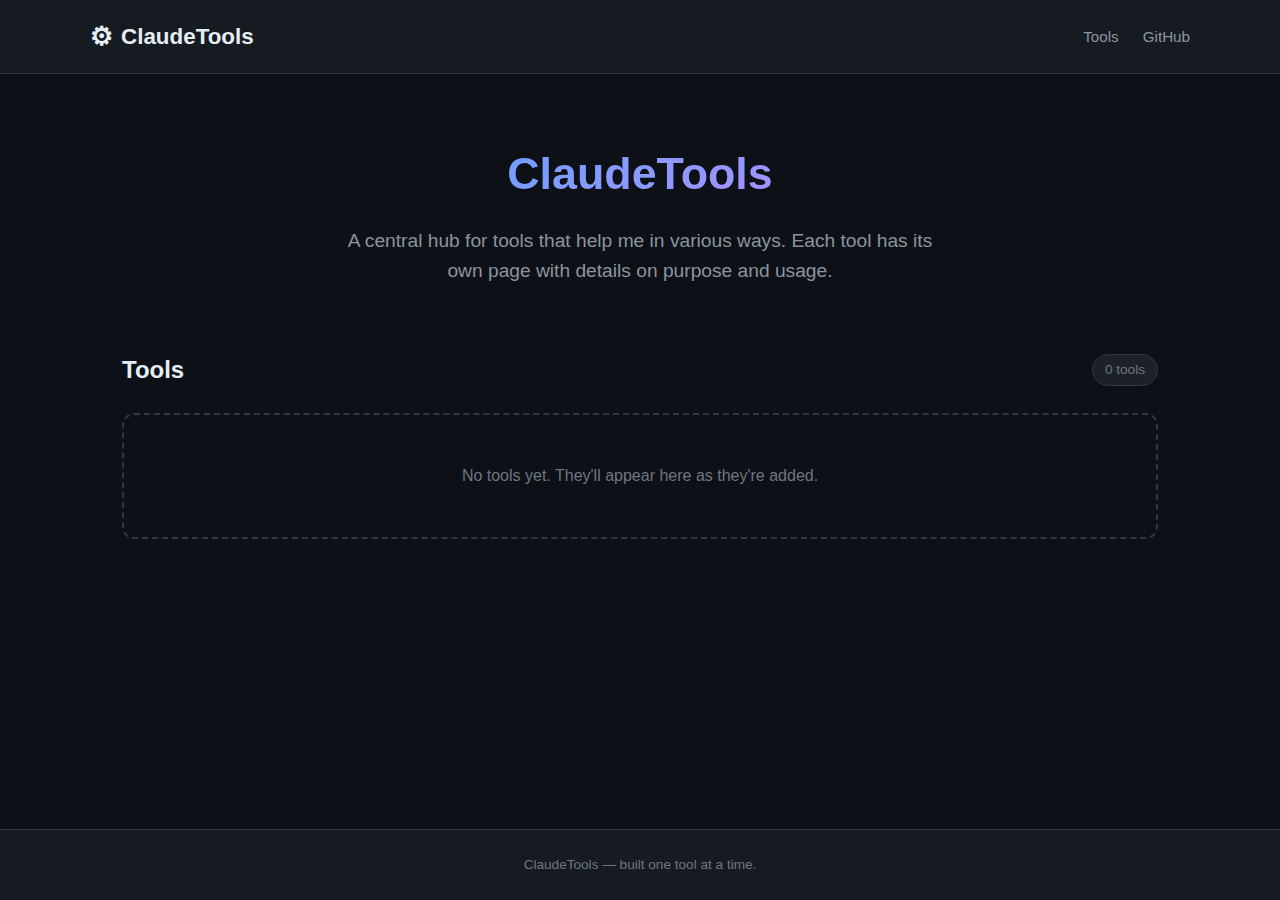
<file: index.html>
<!DOCTYPE html>
<html lang="en">
<head>
  <meta charset="UTF-8">
  <meta name="viewport" content="width=device-width, initial-scale=1.0">
  <title>ClaudeTools</title>
  <meta name="description" content="A collection of useful tools built to help with various tasks.">
  <link rel="stylesheet" href="css/style.css">
</head>
<body>

  <header class="site-header">
    <div class="header-inner">
      <a href="./" class="site-logo">
        <span class="logo-icon">&#9881;</span>
        ClaudeTools
      </a>
      <nav>
        <ul class="nav-links">
          <li><a href="#tools">Tools</a></li>
          <li><a href="https://github.com/imakefun/ClaudeTools">GitHub</a></li>
        </ul>
      </nav>
    </div>
  </header>

  <section class="hero">
    <h1>ClaudeTools</h1>
    <p>A central hub for tools that help me in various ways. Each tool has its own page with details on purpose and usage.</p>
  </section>

  <main class="tools-section" id="tools">
    <div class="section-header">
      <h2>Tools</h2>
      <span class="tool-count">0 tools</span>
    </div>

    <div class="tools-grid">
      <!--
        Add new tool cards here. Template:

        <a href="tools/TOOL_NAME/" class="tool-card">
          <div class="tool-card-header">
            <div class="tool-icon blue">ICON</div>
            <h3>Tool Name</h3>
          </div>
          <p>Short description of what the tool does.</p>
          <div class="tool-card-footer">
            <span class="tool-tag utility">category</span>
            <span class="tool-link">View details <span class="arrow">&rarr;</span></span>
          </div>
        </a>
      -->
    </div>

    <div class="empty-state">
      <p>No tools yet. They'll appear here as they're added.</p>
    </div>
  </main>

  <footer class="site-footer">
    <p>ClaudeTools &mdash; built one tool at a time.</p>
  </footer>

</body>
</html>
</file>
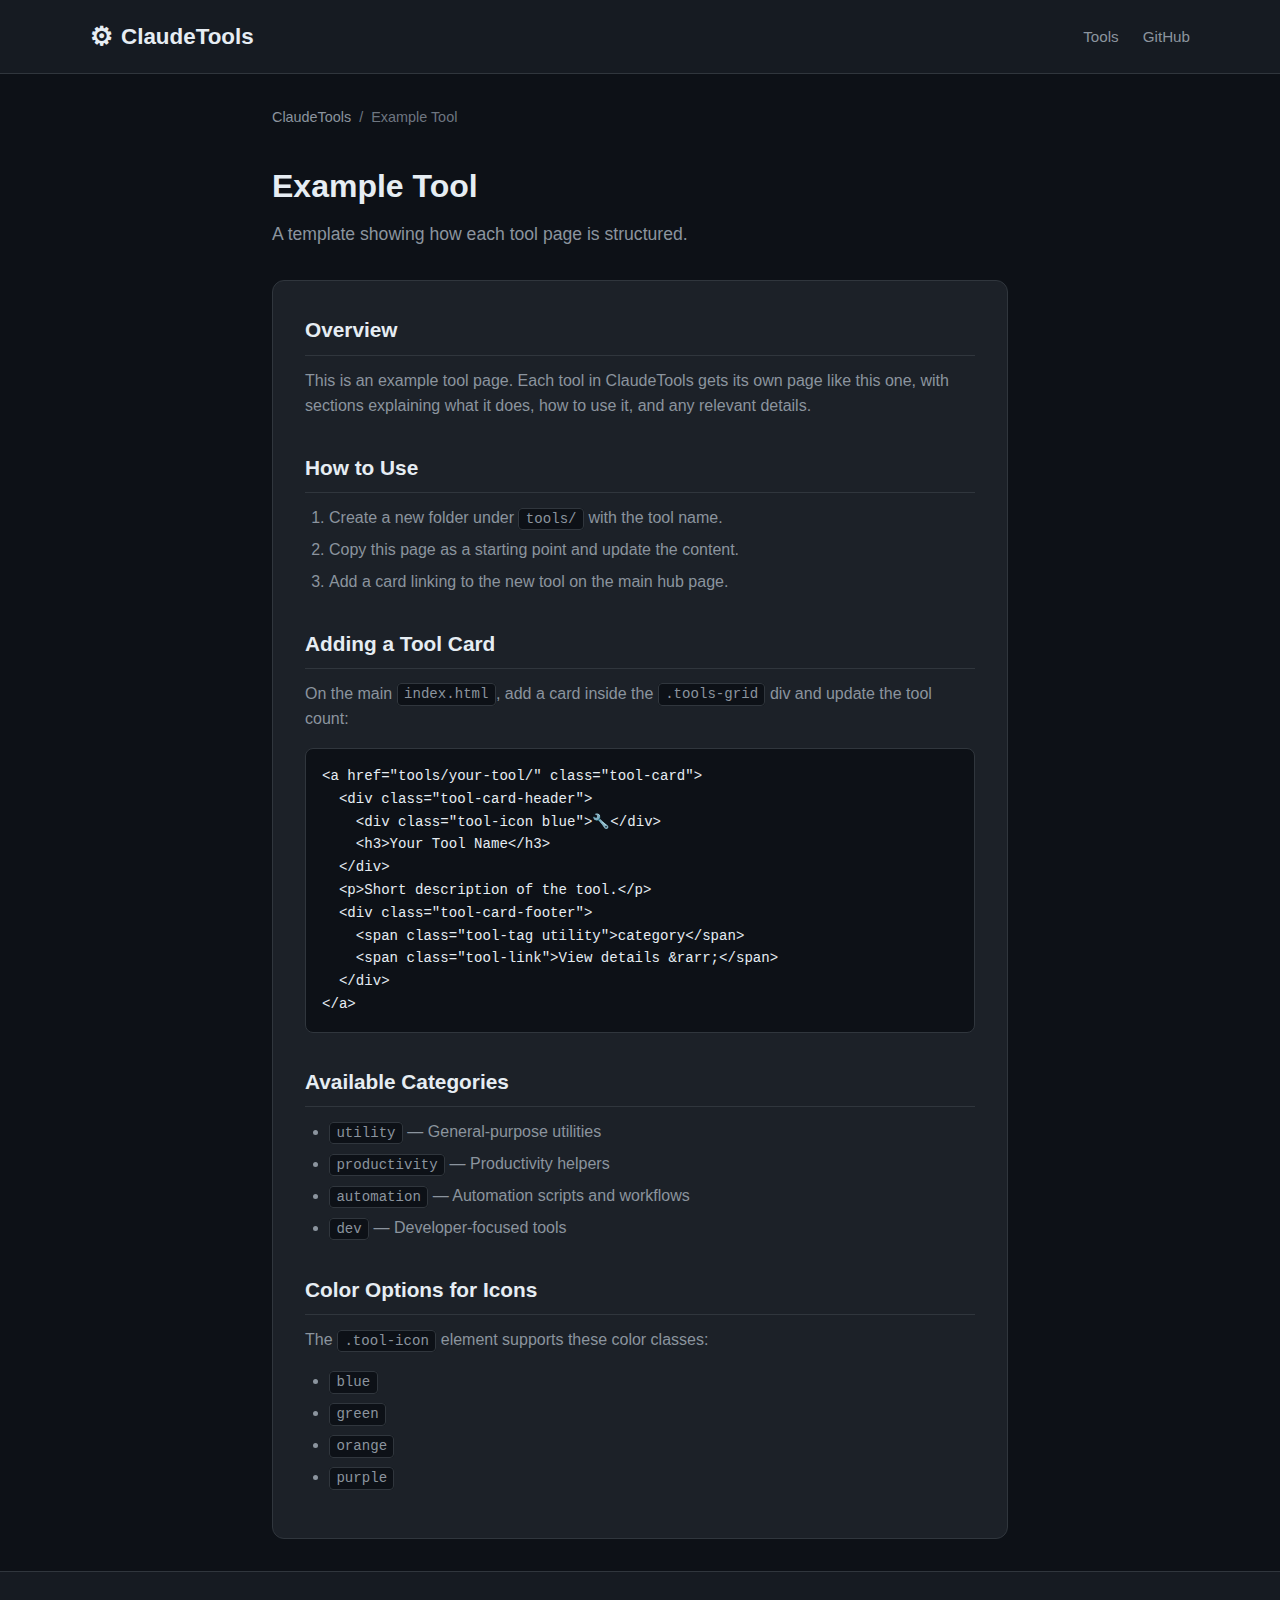
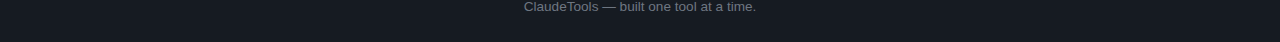
<file: tools/example/index.html>
<!DOCTYPE html>
<html lang="en">
<head>
  <meta charset="UTF-8">
  <meta name="viewport" content="width=device-width, initial-scale=1.0">
  <title>Example Tool - ClaudeTools</title>
  <meta name="description" content="An example tool page showing the template structure for ClaudeTools.">
  <link rel="stylesheet" href="../../css/style.css">
</head>
<body>

  <header class="site-header">
    <div class="header-inner">
      <a href="../../" class="site-logo">
        <span class="logo-icon">&#9881;</span>
        ClaudeTools
      </a>
      <nav>
        <ul class="nav-links">
          <li><a href="../../#tools">Tools</a></li>
          <li><a href="https://github.com/imakefun/ClaudeTools">GitHub</a></li>
        </ul>
      </nav>
    </div>
  </header>

  <main class="tool-page">
    <div class="breadcrumb">
      <a href="../../">ClaudeTools</a>
      <span class="separator">/</span>
      <span>Example Tool</span>
    </div>

    <div class="tool-detail-header">
      <h1>Example Tool</h1>
      <p class="subtitle">A template showing how each tool page is structured.</p>
    </div>

    <div class="tool-detail-content">
      <h2>Overview</h2>
      <p>
        This is an example tool page. Each tool in ClaudeTools gets its own page
        like this one, with sections explaining what it does, how to use it, and
        any relevant details.
      </p>

      <h2>How to Use</h2>
      <ol>
        <li>Create a new folder under <code>tools/</code> with the tool name.</li>
        <li>Copy this page as a starting point and update the content.</li>
        <li>Add a card linking to the new tool on the main hub page.</li>
      </ol>

      <h2>Adding a Tool Card</h2>
      <p>On the main <code>index.html</code>, add a card inside the <code>.tools-grid</code> div and update the tool count:</p>
      <pre><code>&lt;a href="tools/your-tool/" class="tool-card"&gt;
  &lt;div class="tool-card-header"&gt;
    &lt;div class="tool-icon blue"&gt;&#x1F527;&lt;/div&gt;
    &lt;h3&gt;Your Tool Name&lt;/h3&gt;
  &lt;/div&gt;
  &lt;p&gt;Short description of the tool.&lt;/p&gt;
  &lt;div class="tool-card-footer"&gt;
    &lt;span class="tool-tag utility"&gt;category&lt;/span&gt;
    &lt;span class="tool-link"&gt;View details &amp;rarr;&lt;/span&gt;
  &lt;/div&gt;
&lt;/a&gt;</code></pre>

      <h2>Available Categories</h2>
      <ul>
        <li><code>utility</code> &mdash; General-purpose utilities</li>
        <li><code>productivity</code> &mdash; Productivity helpers</li>
        <li><code>automation</code> &mdash; Automation scripts and workflows</li>
        <li><code>dev</code> &mdash; Developer-focused tools</li>
      </ul>

      <h2>Color Options for Icons</h2>
      <p>The <code>.tool-icon</code> element supports these color classes:</p>
      <ul>
        <li><code>blue</code></li>
        <li><code>green</code></li>
        <li><code>orange</code></li>
        <li><code>purple</code></li>
      </ul>
    </div>
  </main>

  <footer class="site-footer">
    <p>ClaudeTools &mdash; built one tool at a time.</p>
  </footer>

</body>
</html>
</file>
<file: css/style.css>
/* ===== Reset & Base ===== */
*,
*::before,
*::after {
  margin: 0;
  padding: 0;
  box-sizing: border-box;
}

:root {
  --bg-primary: #0d1117;
  --bg-secondary: #161b22;
  --bg-card: #1c2128;
  --bg-card-hover: #22272e;
  --border: #30363d;
  --text-primary: #e6edf3;
  --text-secondary: #8b949e;
  --text-muted: #6e7681;
  --accent: #58a6ff;
  --accent-hover: #79b8ff;
  --accent-subtle: rgba(88, 166, 255, 0.1);
  --green: #3fb950;
  --orange: #d29922;
  --purple: #bc8cff;
  --radius: 8px;
  --radius-lg: 12px;
  --shadow: 0 2px 8px rgba(0, 0, 0, 0.3);
  --max-width: 1100px;
}

html {
  scroll-behavior: smooth;
}

body {
  font-family: -apple-system, BlinkMacSystemFont, "Segoe UI", Helvetica, Arial,
    sans-serif, "Apple Color Emoji", "Segoe UI Emoji";
  background-color: var(--bg-primary);
  color: var(--text-primary);
  line-height: 1.6;
  min-height: 100vh;
  display: flex;
  flex-direction: column;
}

a {
  color: var(--accent);
  text-decoration: none;
  transition: color 0.2s;
}

a:hover {
  color: var(--accent-hover);
}

/* ===== Header ===== */
.site-header {
  background: var(--bg-secondary);
  border-bottom: 1px solid var(--border);
  padding: 1rem 2rem;
  position: sticky;
  top: 0;
  z-index: 100;
}

.header-inner {
  max-width: var(--max-width);
  margin: 0 auto;
  display: flex;
  align-items: center;
  justify-content: space-between;
}

.site-logo {
  font-size: 1.4rem;
  font-weight: 700;
  color: var(--text-primary);
  display: flex;
  align-items: center;
  gap: 0.5rem;
}

.site-logo .logo-icon {
  font-size: 1.6rem;
}

.site-logo:hover {
  color: var(--accent);
}

.nav-links {
  display: flex;
  gap: 1.5rem;
  list-style: none;
}

.nav-links a {
  color: var(--text-secondary);
  font-size: 0.95rem;
  font-weight: 500;
  transition: color 0.2s;
}

.nav-links a:hover {
  color: var(--text-primary);
}

/* ===== Hero ===== */
.hero {
  text-align: center;
  padding: 4rem 2rem 3rem;
  max-width: var(--max-width);
  margin: 0 auto;
}

.hero h1 {
  font-size: 2.8rem;
  font-weight: 800;
  margin-bottom: 1rem;
  background: linear-gradient(135deg, var(--accent), var(--purple));
  -webkit-background-clip: text;
  background-clip: text;
  -webkit-text-fill-color: transparent;
}

.hero p {
  font-size: 1.2rem;
  color: var(--text-secondary);
  max-width: 600px;
  margin: 0 auto;
}

/* ===== Tools Grid ===== */
.tools-section {
  max-width: var(--max-width);
  margin: 0 auto;
  padding: 1rem 2rem 4rem;
  width: 100%;
}

.section-header {
  display: flex;
  align-items: center;
  justify-content: space-between;
  margin-bottom: 1.5rem;
}

.section-header h2 {
  font-size: 1.5rem;
  font-weight: 600;
}

.tool-count {
  font-size: 0.85rem;
  color: var(--text-muted);
  background: var(--bg-card);
  padding: 0.25rem 0.75rem;
  border-radius: 999px;
  border: 1px solid var(--border);
}

.tools-grid {
  display: grid;
  grid-template-columns: repeat(auto-fill, minmax(320px, 1fr));
  gap: 1.25rem;
}

/* ===== Tool Card ===== */
.tool-card {
  background: var(--bg-card);
  border: 1px solid var(--border);
  border-radius: var(--radius-lg);
  padding: 1.5rem;
  transition: transform 0.2s, border-color 0.2s, box-shadow 0.2s;
  display: flex;
  flex-direction: column;
  gap: 0.75rem;
}

.tool-card:hover {
  transform: translateY(-2px);
  border-color: var(--accent);
  box-shadow: var(--shadow), 0 0 20px rgba(88, 166, 255, 0.05);
}

.tool-card-header {
  display: flex;
  align-items: center;
  gap: 0.75rem;
}

.tool-icon {
  width: 40px;
  height: 40px;
  border-radius: var(--radius);
  display: flex;
  align-items: center;
  justify-content: center;
  font-size: 1.2rem;
  flex-shrink: 0;
}

.tool-icon.blue {
  background: rgba(88, 166, 255, 0.15);
}

.tool-icon.green {
  background: rgba(63, 185, 80, 0.15);
}

.tool-icon.orange {
  background: rgba(210, 153, 34, 0.15);
}

.tool-icon.purple {
  background: rgba(188, 140, 255, 0.15);
}

.tool-card-header h3 {
  font-size: 1.1rem;
  font-weight: 600;
}

.tool-card p {
  color: var(--text-secondary);
  font-size: 0.92rem;
  flex-grow: 1;
}

.tool-card-footer {
  display: flex;
  align-items: center;
  justify-content: space-between;
  margin-top: 0.5rem;
}

.tool-tag {
  font-size: 0.78rem;
  padding: 0.2rem 0.6rem;
  border-radius: 999px;
  font-weight: 500;
}

.tool-tag.utility {
  background: var(--accent-subtle);
  color: var(--accent);
}

.tool-tag.productivity {
  background: rgba(63, 185, 80, 0.1);
  color: var(--green);
}

.tool-tag.automation {
  background: rgba(210, 153, 34, 0.1);
  color: var(--orange);
}

.tool-tag.dev {
  background: rgba(188, 140, 255, 0.1);
  color: var(--purple);
}

.tool-link {
  font-size: 0.85rem;
  font-weight: 500;
  display: flex;
  align-items: center;
  gap: 0.3rem;
}

.tool-link .arrow {
  transition: transform 0.2s;
}

.tool-card:hover .tool-link .arrow {
  transform: translateX(3px);
}

/* ===== Empty State ===== */
.empty-state {
  text-align: center;
  padding: 3rem 2rem;
  color: var(--text-muted);
  border: 2px dashed var(--border);
  border-radius: var(--radius-lg);
}

.empty-state p {
  font-size: 1rem;
}

/* ===== Tool Detail Page ===== */
.tool-page {
  max-width: 800px;
  margin: 0 auto;
  padding: 2rem;
  flex-grow: 1;
}

.breadcrumb {
  display: flex;
  align-items: center;
  gap: 0.5rem;
  margin-bottom: 2rem;
  font-size: 0.9rem;
  color: var(--text-muted);
}

.breadcrumb a {
  color: var(--text-secondary);
}

.breadcrumb .separator {
  color: var(--text-muted);
}

.tool-detail-header {
  margin-bottom: 2rem;
}

.tool-detail-header h1 {
  font-size: 2rem;
  font-weight: 700;
  margin-bottom: 0.5rem;
}

.tool-detail-header .subtitle {
  font-size: 1.1rem;
  color: var(--text-secondary);
}

.tool-detail-content {
  background: var(--bg-card);
  border: 1px solid var(--border);
  border-radius: var(--radius-lg);
  padding: 2rem;
}

.tool-detail-content h2 {
  font-size: 1.3rem;
  font-weight: 600;
  margin-top: 2rem;
  margin-bottom: 0.75rem;
  padding-bottom: 0.5rem;
  border-bottom: 1px solid var(--border);
}

.tool-detail-content h2:first-child {
  margin-top: 0;
}

.tool-detail-content p {
  color: var(--text-secondary);
  margin-bottom: 1rem;
}

.tool-detail-content ul,
.tool-detail-content ol {
  color: var(--text-secondary);
  margin-bottom: 1rem;
  padding-left: 1.5rem;
}

.tool-detail-content li {
  margin-bottom: 0.4rem;
}

.tool-detail-content code {
  background: var(--bg-primary);
  padding: 0.15rem 0.4rem;
  border-radius: 4px;
  font-size: 0.88rem;
  border: 1px solid var(--border);
}

.tool-detail-content pre {
  background: var(--bg-primary);
  border: 1px solid var(--border);
  border-radius: var(--radius);
  padding: 1rem;
  overflow-x: auto;
  margin-bottom: 1rem;
}

.tool-detail-content pre code {
  background: none;
  border: none;
  padding: 0;
}

/* ===== Footer ===== */
.site-footer {
  background: var(--bg-secondary);
  border-top: 1px solid var(--border);
  padding: 1.5rem 2rem;
  text-align: center;
  margin-top: auto;
}

.site-footer p {
  font-size: 0.85rem;
  color: var(--text-muted);
}

/* ===== Responsive ===== */
@media (max-width: 640px) {
  .hero h1 {
    font-size: 2rem;
  }

  .hero p {
    font-size: 1rem;
  }

  .tools-grid {
    grid-template-columns: 1fr;
  }

  .site-header {
    padding: 0.75rem 1rem;
  }

  .tools-section {
    padding: 1rem 1rem 3rem;
  }

  .hero {
    padding: 2.5rem 1rem 2rem;
  }

  .tool-page {
    padding: 1.5rem 1rem;
  }

  .tool-detail-content {
    padding: 1.25rem;
  }
}
</file>
